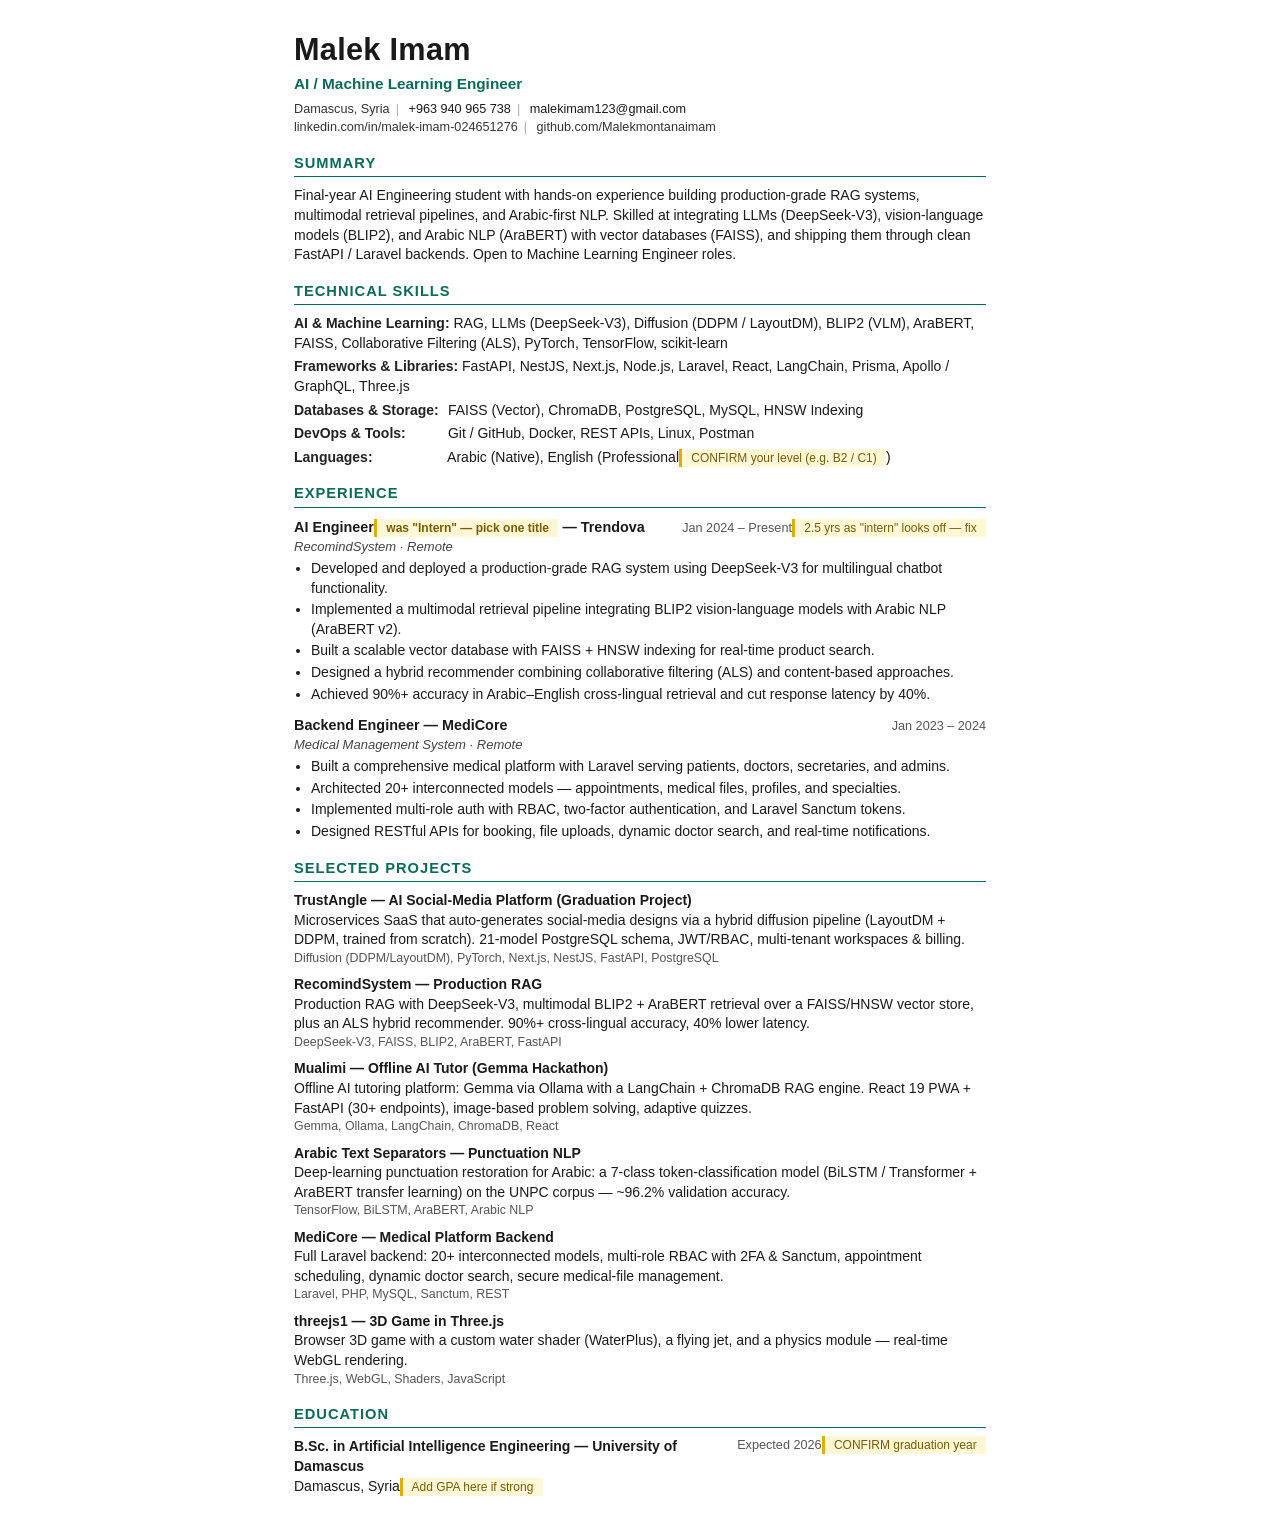
<file: cv.html>
<!DOCTYPE html>
<html lang="en">
<head>
<meta charset="UTF-8" />
<title>Malek Imam — CV</title>
<style>
  /* ---- ATS-friendly: single column, system fonts, black on white ---- */
  * { margin:0; padding:0; box-sizing:border-box; }
  html { -webkit-print-color-adjust:exact; print-color-adjust:exact; }
  body{
    font-family: "Calibri", "Arial", "Helvetica", sans-serif;
    color:#1a1a1a; font-size:10.5pt; line-height:1.4;
    max-width:760px; margin:0 auto; padding:28px 34px;
  }
  h1{ font-size:23pt; letter-spacing:.3px; }
  .role{ font-size:11.5pt; color:#0a6b5a; font-weight:600; margin-top:2px; }
  .contact{ font-size:9.5pt; color:#333; margin-top:7px; }
  .contact a{ color:#1a1a1a; text-decoration:none; }
  .contact span{ white-space:nowrap; }
  .sep{ color:#aaa; margin:0 6px; }

  h2{
    font-size:11pt; text-transform:uppercase; letter-spacing:1px;
    color:#0a6b5a; border-bottom:1.5px solid #0a6b5a;
    padding-bottom:3px; margin:16px 0 9px;
  }

  .summary{ font-size:10.5pt; }

  .job{ margin-bottom:11px; }
  .job-top{ display:flex; justify-content:space-between; align-items:baseline; }
  .job-title{ font-weight:700; font-size:10.8pt; }
  .job-meta{ color:#555; font-size:9.5pt; white-space:nowrap; }
  .job-sub{ font-style:italic; color:#444; font-size:9.8pt; margin-bottom:3px; }
  ul{ margin:3px 0 0 17px; }
  li{ margin-bottom:2px; }

  .proj{ margin-bottom:8px; }
  .proj-title{ font-weight:700; }
  .proj-stack{ color:#555; font-size:9.3pt; }

  .skills-row{ margin-bottom:4px; }
  .skills-row b{ display:inline-block; min-width:150px; color:#222; }

  .edu-top{ display:flex; justify-content:space-between; }
  .edu-title{ font-weight:700; }

  .note{ background:#fff7d6; border-left:3px solid #e0b000; padding:2px 6px;
          font-size:9pt; color:#7a5b00; }
  @media print{ .note{ display:none; } body{ padding:14px 22px; } }
</style>
</head>
<body>

  <header>
    <h1>Malek Imam</h1>
    <div class="role">AI / Machine Learning Engineer</div>
    <div class="contact">
      <span>Damascus, Syria</span><span class="sep">|</span>
      <span><a href="tel:+963940965738">+963 940 965 738</a></span><span class="sep">|</span>
      <span><a href="mailto:malekimam123@gmail.com">malekimam123@gmail.com</a></span><br>
      <span>linkedin.com/in/malek-imam-024651276</span><span class="sep">|</span>
      <span>github.com/Malekmontanaimam</span>
    </div>
  </header>

  <h2>Summary</h2>
  <p class="summary">
    Final-year AI Engineering student with hands-on experience building production-grade RAG systems,
    multimodal retrieval pipelines, and Arabic-first NLP. Skilled at integrating LLMs (DeepSeek-V3),
    vision-language models (BLIP2), and Arabic NLP (AraBERT) with vector databases (FAISS), and shipping
    them through clean FastAPI / Laravel backends. Open to Machine Learning Engineer roles.
  </p>

  <h2>Technical Skills</h2>
  <div class="skills-row"><b>AI &amp; Machine Learning:</b> RAG, LLMs (DeepSeek-V3), Diffusion (DDPM / LayoutDM), BLIP2 (VLM), AraBERT, FAISS, Collaborative Filtering (ALS), PyTorch, TensorFlow, scikit-learn</div>
  <div class="skills-row"><b>Frameworks &amp; Libraries:</b> FastAPI, NestJS, Next.js, Node.js, Laravel, React, LangChain, Prisma, Apollo / GraphQL, Three.js</div>
  <div class="skills-row"><b>Databases &amp; Storage:</b> FAISS (Vector), ChromaDB, PostgreSQL, MySQL, HNSW Indexing</div>
  <div class="skills-row"><b>DevOps &amp; Tools:</b> Git / GitHub, Docker, REST APIs, Linux, Postman</div>
  <div class="skills-row"><b>Languages:</b> Arabic (Native), English (Professional<span class="note">&nbsp;CONFIRM your level (e.g. B2 / C1)&nbsp;</span>)</div>

  <h2>Experience</h2>

  <div class="job">
    <div class="job-top">
      <span class="job-title">AI Engineer<span class="note">&nbsp;was "Intern" — pick one title&nbsp;</span> &mdash; Trendova</span>
      <span class="job-meta">Jan 2024 &ndash; Present<span class="note">&nbsp;2.5 yrs as "intern" looks off — fix&nbsp;</span></span>
    </div>
    <div class="job-sub">RecomindSystem &middot; Remote</div>
    <ul>
      <li>Developed and deployed a production-grade RAG system using DeepSeek-V3 for multilingual chatbot functionality.</li>
      <li>Implemented a multimodal retrieval pipeline integrating BLIP2 vision-language models with Arabic NLP (AraBERT v2).</li>
      <li>Built a scalable vector database with FAISS + HNSW indexing for real-time product search.</li>
      <li>Designed a hybrid recommender combining collaborative filtering (ALS) and content-based approaches.</li>
      <li>Achieved 90%+ accuracy in Arabic&ndash;English cross-lingual retrieval and cut response latency by 40%.</li>
    </ul>
  </div>

  <div class="job">
    <div class="job-top">
      <span class="job-title">Backend Engineer &mdash; MediCore</span>
      <span class="job-meta">Jan 2023 &ndash; 2024</span>
    </div>
    <div class="job-sub">Medical Management System &middot; Remote</div>
    <ul>
      <li>Built a comprehensive medical platform with Laravel serving patients, doctors, secretaries, and admins.</li>
      <li>Architected 20+ interconnected models &mdash; appointments, medical files, profiles, and specialties.</li>
      <li>Implemented multi-role auth with RBAC, two-factor authentication, and Laravel Sanctum tokens.</li>
      <li>Designed RESTful APIs for booking, file uploads, dynamic doctor search, and real-time notifications.</li>
    </ul>
  </div>

  <h2>Selected Projects</h2>

  <div class="proj">
    <div class="proj-title">TrustAngle &mdash; AI Social-Media Platform (Graduation Project)</div>
    <div>Microservices SaaS that auto-generates social-media designs via a hybrid diffusion pipeline (LayoutDM + DDPM, trained from scratch). 21-model PostgreSQL schema, JWT/RBAC, multi-tenant workspaces &amp; billing.</div>
    <div class="proj-stack">Diffusion (DDPM/LayoutDM), PyTorch, Next.js, NestJS, FastAPI, PostgreSQL</div>
  </div>

  <div class="proj">
    <div class="proj-title">RecomindSystem &mdash; Production RAG</div>
    <div>Production RAG with DeepSeek-V3, multimodal BLIP2 + AraBERT retrieval over a FAISS/HNSW vector store, plus an ALS hybrid recommender. 90%+ cross-lingual accuracy, 40% lower latency.</div>
    <div class="proj-stack">DeepSeek-V3, FAISS, BLIP2, AraBERT, FastAPI</div>
  </div>

  <div class="proj">
    <div class="proj-title">Mualimi &mdash; Offline AI Tutor (Gemma Hackathon)</div>
    <div>Offline AI tutoring platform: Gemma via Ollama with a LangChain + ChromaDB RAG engine. React 19 PWA + FastAPI (30+ endpoints), image-based problem solving, adaptive quizzes.</div>
    <div class="proj-stack">Gemma, Ollama, LangChain, ChromaDB, React</div>
  </div>

  <div class="proj">
    <div class="proj-title">Arabic Text Separators &mdash; Punctuation NLP</div>
    <div>Deep-learning punctuation restoration for Arabic: a 7-class token-classification model (BiLSTM / Transformer + AraBERT transfer learning) on the UNPC corpus &mdash; ~96.2% validation accuracy.</div>
    <div class="proj-stack">TensorFlow, BiLSTM, AraBERT, Arabic NLP</div>
  </div>

  <div class="proj">
    <div class="proj-title">MediCore &mdash; Medical Platform Backend</div>
    <div>Full Laravel backend: 20+ interconnected models, multi-role RBAC with 2FA &amp; Sanctum, appointment scheduling, dynamic doctor search, secure medical-file management.</div>
    <div class="proj-stack">Laravel, PHP, MySQL, Sanctum, REST</div>
  </div>

  <div class="proj">
    <div class="proj-title">threejs1 &mdash; 3D Game in Three.js</div>
    <div>Browser 3D game with a custom water shader (WaterPlus), a flying jet, and a physics module &mdash; real-time WebGL rendering.</div>
    <div class="proj-stack">Three.js, WebGL, Shaders, JavaScript</div>
  </div>

  <h2>Education</h2>
  <div class="edu-top">
    <span class="edu-title">B.Sc. in Artificial Intelligence Engineering &mdash; University of Damascus</span>
    <span class="job-meta">Expected 2026<span class="note">&nbsp;CONFIRM graduation year&nbsp;</span></span>
  </div>
  <div>Damascus, Syria<span class="note">&nbsp;Add GPA here if strong&nbsp;</span></div>

</body>
</html>
</file>
